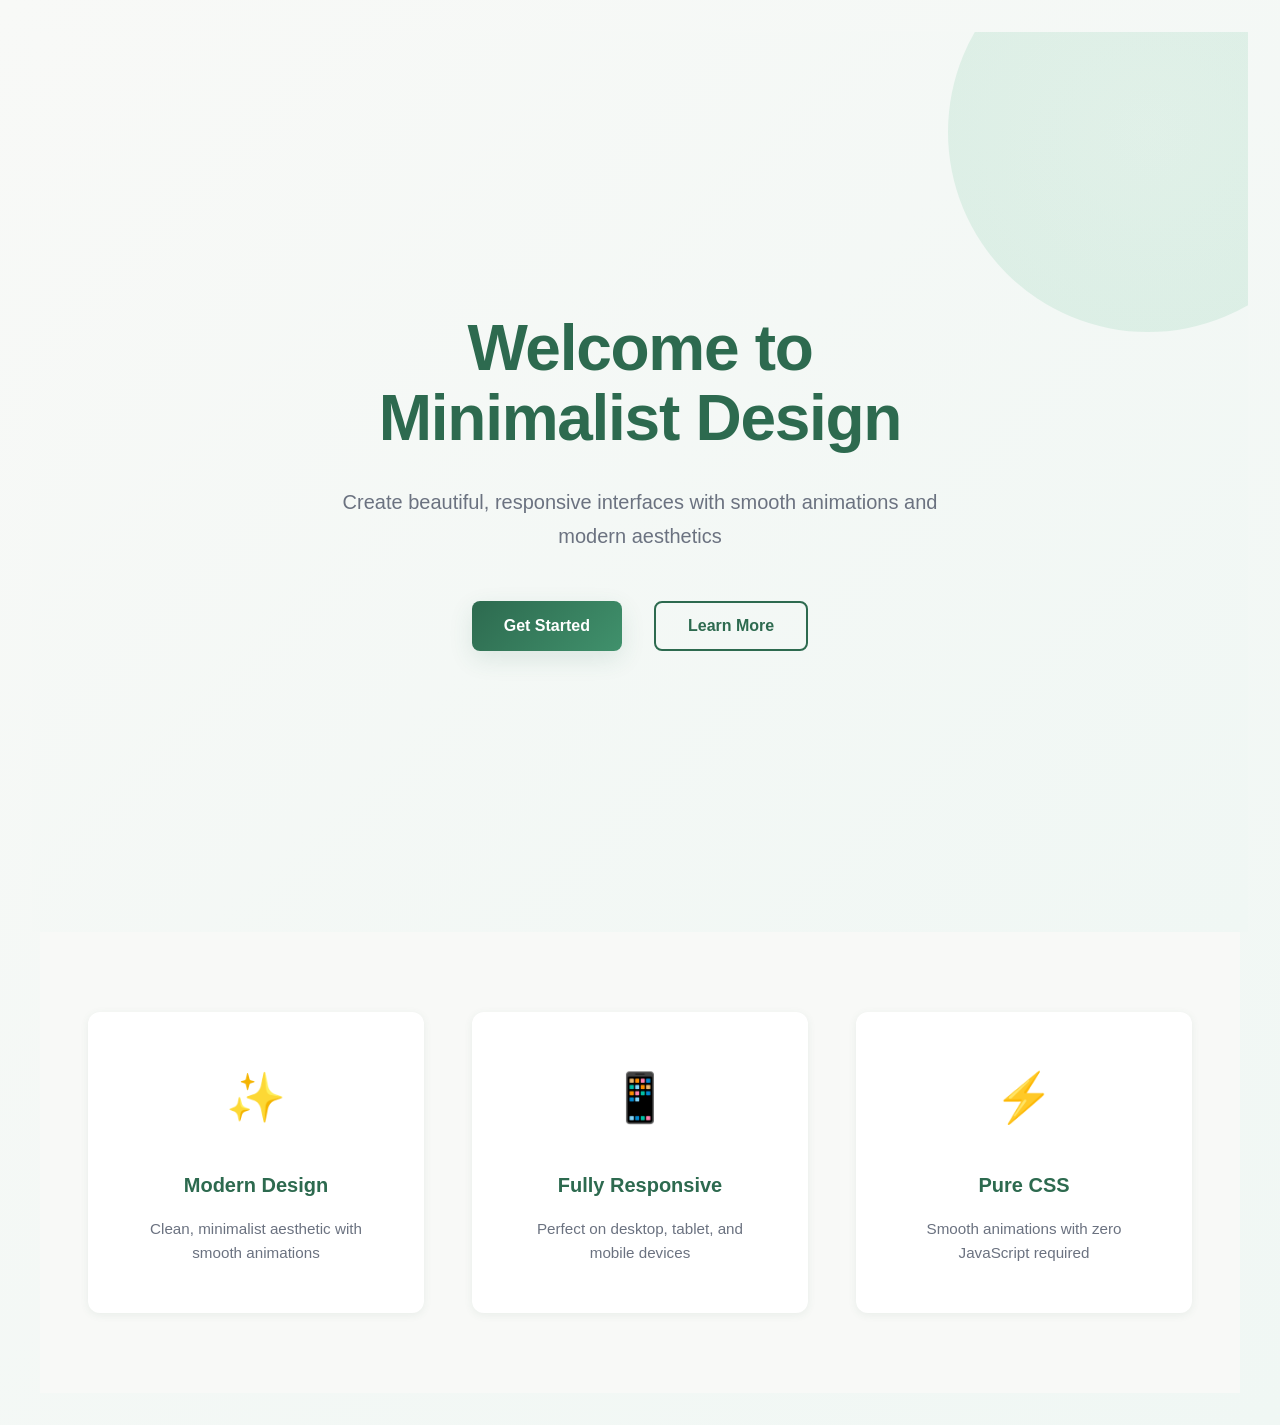
<file: my_projects/For portolio only/index.html>
<!DOCTYPE html>
<html lang="en">
<head>
    <meta charset="UTF-8">
    <meta name="viewport" content="width=device-width, initial-scale=1.0">
    <title>Modern Landing Page - Responsive Design</title>
    <link rel="stylesheet" href="styles.css">
    <link rel="stylesheet" href="cards-styles.css"
</head>
<body>
    <!-- Hero Section -->
    <section class="hero">
        <div class="hero-content">
            <!-- Main Title with slide-in animation -->
            <h1 class="hero-title">Welcome to Minimalist Design</h1>
            
            <!-- Subtitle with fade-in animation -->
            <p class="hero-subtitle">
                Create beautiful, responsive interfaces with smooth animations and modern aesthetics
            </p>
            
            <!-- Call-to-Action Buttons Container -->
            <div class="hero-buttons">
                <!-- Primary Button: Gradient with shine effect -->
                <button class="btn btn-primary">
                    <span>Get Started</span>
                </button>
                
                <!-- Secondary Button: Outlined with hover fill -->
                <button class="btn btn-secondary">
                    Learn More
                </button>
            </div>
        </div>

        <!-- Decorative Background Element -->
        <div class="hero-decoration"></div>
    </section>

    <!-- Additional Content Section (optional) -->
    <section class="features">
        <div class="feature-card">
            <div class="feature-icon">✨</div>
            <h3>Modern Design</h3>
            <p>Clean, minimalist aesthetic with smooth animations</p>
        </div>
        <div class="feature-card">
            <div class="feature-icon">📱</div>
            <h3>Fully Responsive</h3>
            <p>Perfect on desktop, tablet, and mobile devices</p>
        </div>
        <div class="feature-card">
            <div class="feature-icon">⚡</div>
            <h3>Pure CSS</h3>
            <p>Smooth animations with zero JavaScript required</p>
        </div>
    </section>
</body>
</html>
</file>
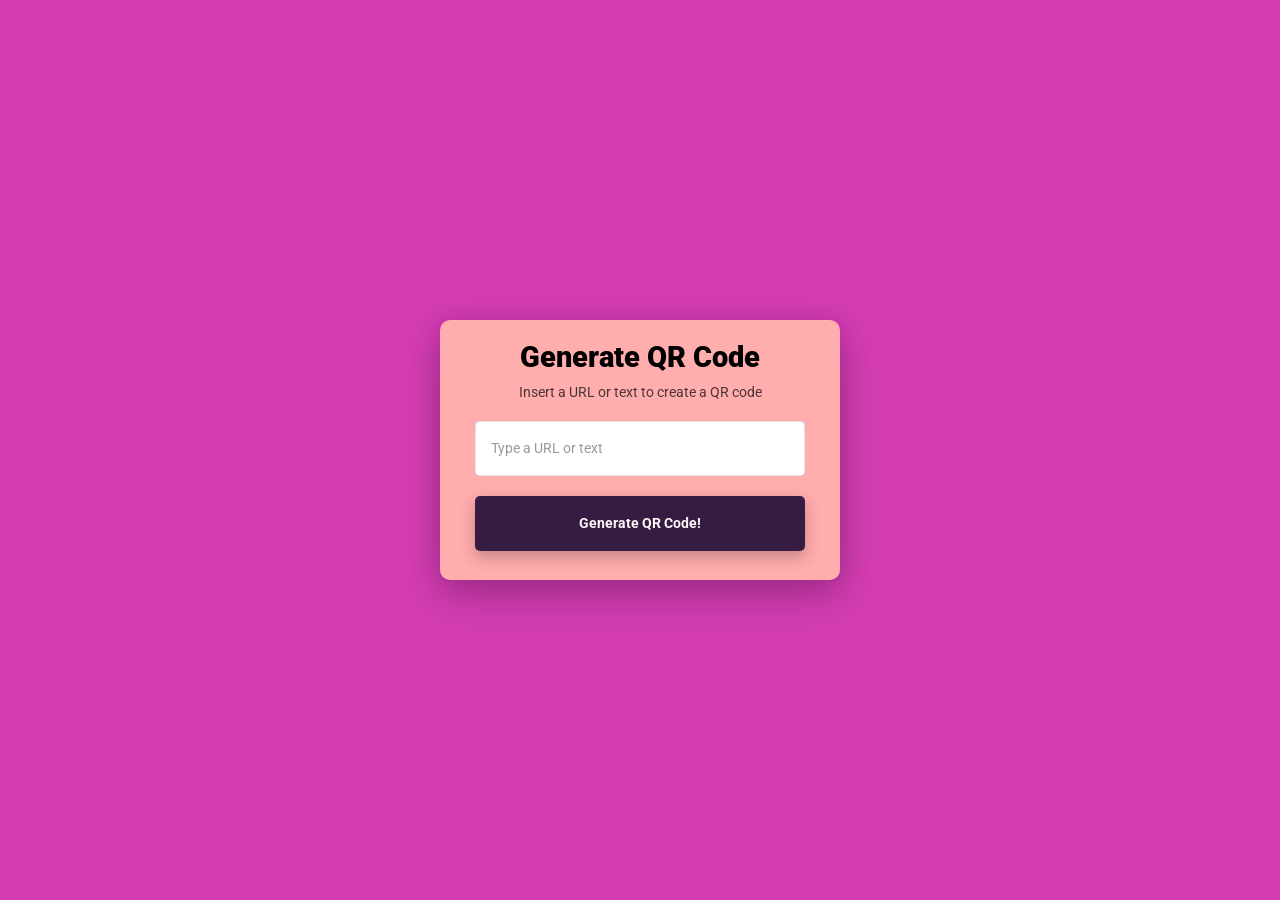
<file: my_projects/QR_CODE/index.html>
<!DOCTYPE html>
<html lang="en">
<head>
  <meta charset="UTF-8" />
  <meta name="viewport" content="width=device-width, initial-scale=1.0" />
  <title>QR Code Generator</title>

  <!-- Roboto font -->
  <link href="https://fonts.googleapis.com/css2?family=Roboto:wght@400;700;900&display=swap" rel="stylesheet">

  <!-- Styles -->
  <link rel="stylesheet" href="css/styles.css" />

  <!-- Scripts -->
  <script src="js/scripts.js" defer></script>
</head>

<body>
  <main class="container">
    
    <header id="qr-header">
      <h1>Generate QR Code</h1>
      <p>Insert a URL or text to create a QR code</p>
    </header>

    <!-- Form -->
    <form id="qr-form">
    <input 
    type="text" 
    placeholder="Type a URL or text"
    required
    autocomplete="off"
    />
      
      <button type="submit">
        Generate QR Code!
      </button>
    </form>

    <!-- QR Code -->
    <div id="qr-code">
      <img src="img/qrcode.png" alt="Generated QR Code" />
    </div>

    <!-- Download -->
      <button id="download-btn">
        Download here!
      </button>
     </form>

  </main>
</body>
</html>
</file>
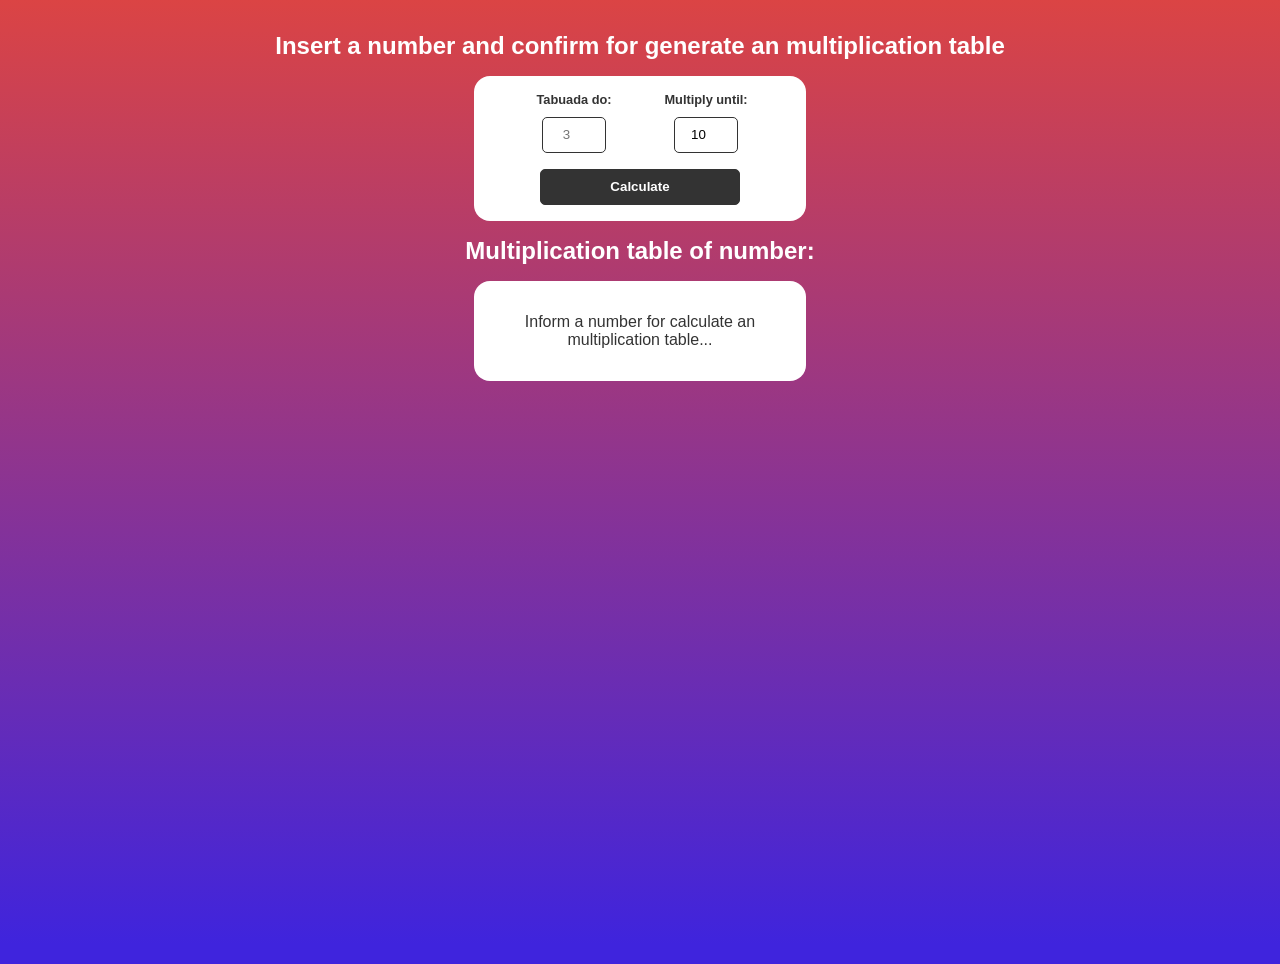
<file: Projects/14_Calculator/index.html>
<!doctype html>
<html lang="en">
  <head>
    <meta charset="UTF-8" />
    <meta name="viewport" content="width=device-width, initial-scale=1.0" />
    <title>Tabuada</title>
    <link rel="stylesheet" href="css/styles.css" />
    <script src="js/scripts.js" defer></script>
  </head>
  <body>
    <h2>Insert a number and confirm for generate an multiplication table</h2>

    <form id="multiplication-form">
      <div class="form-control">
        <label for="number">Tabuada do:</label>
        <input type="number" name="number" id="number" placeholder="3" />
      </div>

      <div class="form-control">
        <label for="multiplicator">Multiply until:</label>
        <input type="number" name="multiplicator" id="multiplicator" value="10" />
      </div>

      <input type="submit" value="Calculate" />
    </form>

    <h2 id="multiplication-title">
      Multiplication table of number: <span></span>
    </h2>

    <div id="multiplication-operations">
      <p>Inform a number for calculate an multiplication table...</p>
    </div>

  </body>
</html>
</file>
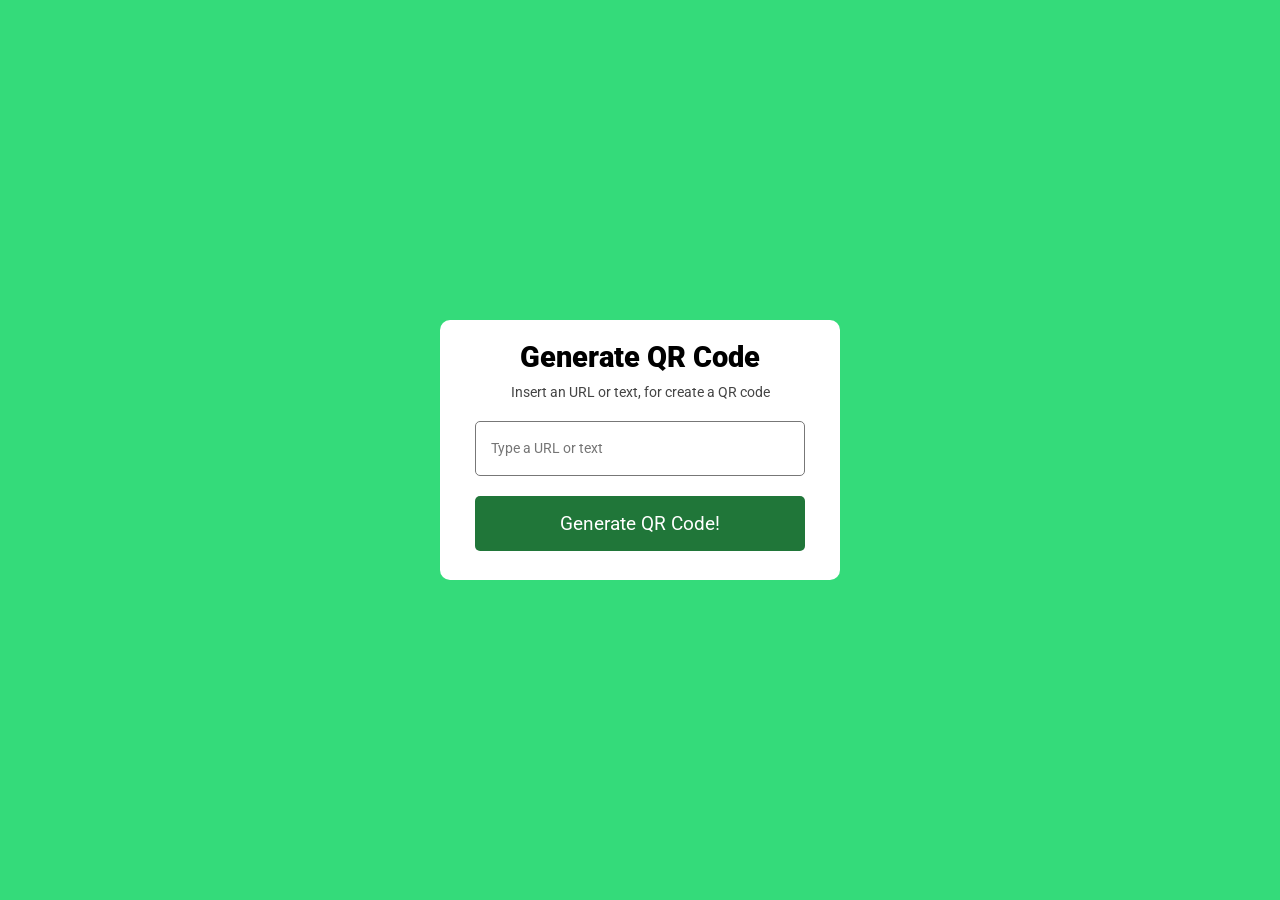
<file: Projects/15_QRCODE/index.html>
<!doctype html>
<html lang="en">
  <head>
    <meta charset="UTF-8" />
    <meta name="viewport" content="width=device-width, initial-scale=1.0" />
    <title>QR code</title>
    <!-- Roboto Font -->
    <link rel="preconnect" href="https://fonts.googleapis.com" />
    <link rel="preconnect" href="https://fonts.gstatic.com" crossorigin />
    <link
      href="https://fonts.googleapis.com/css2?family=Anton&family=Bebas+Neue&family=Inter:ital,opsz,wght@0,14..32,100..900;1,14..32,100..900&family=Quicksand:wght@300..700&family=Roboto:ital,wght@0,100..900;1,100..900&display=swap"
      rel="stylesheet"
    />

    <!-- Styles -->
    <link rel="stylesheet" href="css/styles.css" />
    <!-- Scripts -->
    <script src="js/scripts.js" defer></script>
  </head>
  <body>
    <div class="container">
   <header id="qr-header">
  <h1>Generate QR Code</h1>
  <p>Insert an URL or text, for create a QR code</p>
</header>

<form id="qr-form">
  <input type="text" placeholder="Type a URL or text" />
  <button type="submit">Generate QR Code!</button>
</form>

    <div id="qr-code">
      <img src="img/qrcode.png" alt="QR code" />
      </div>
    </div>
  </body>
</html>
</file>
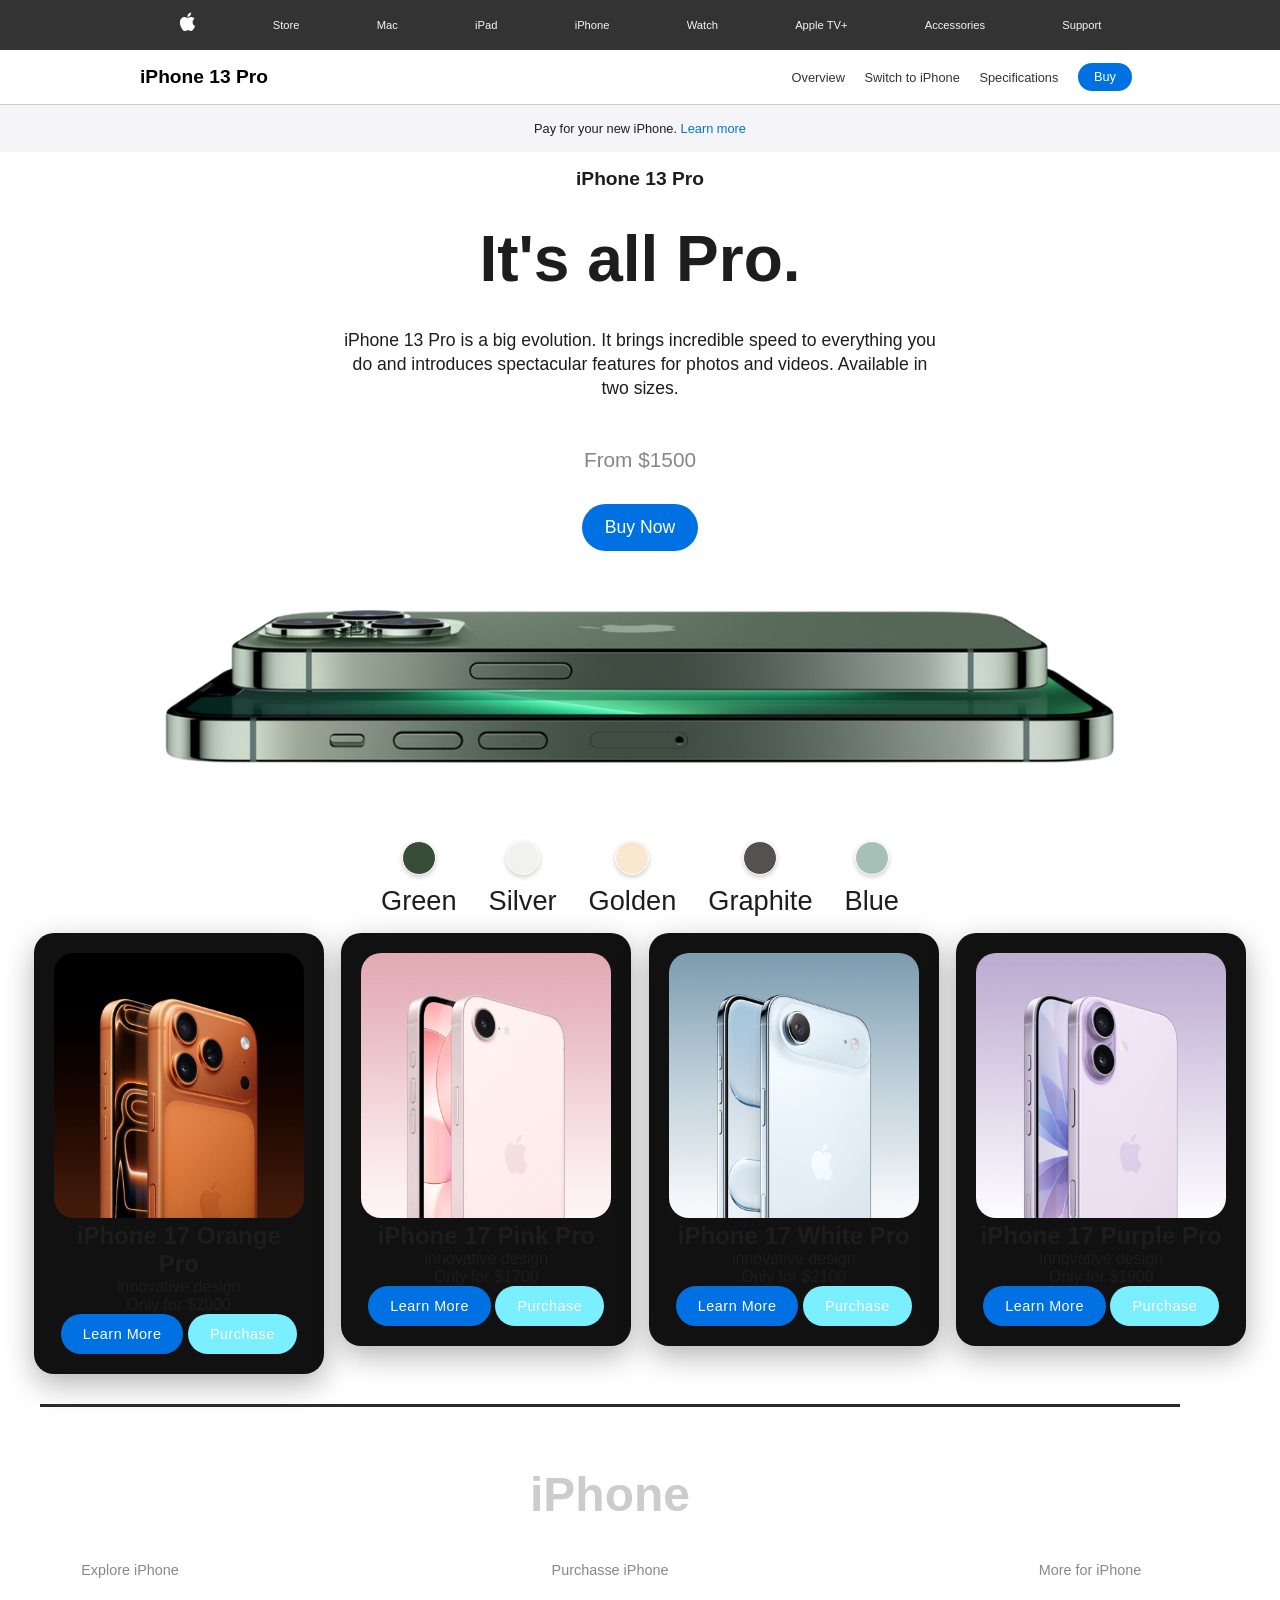
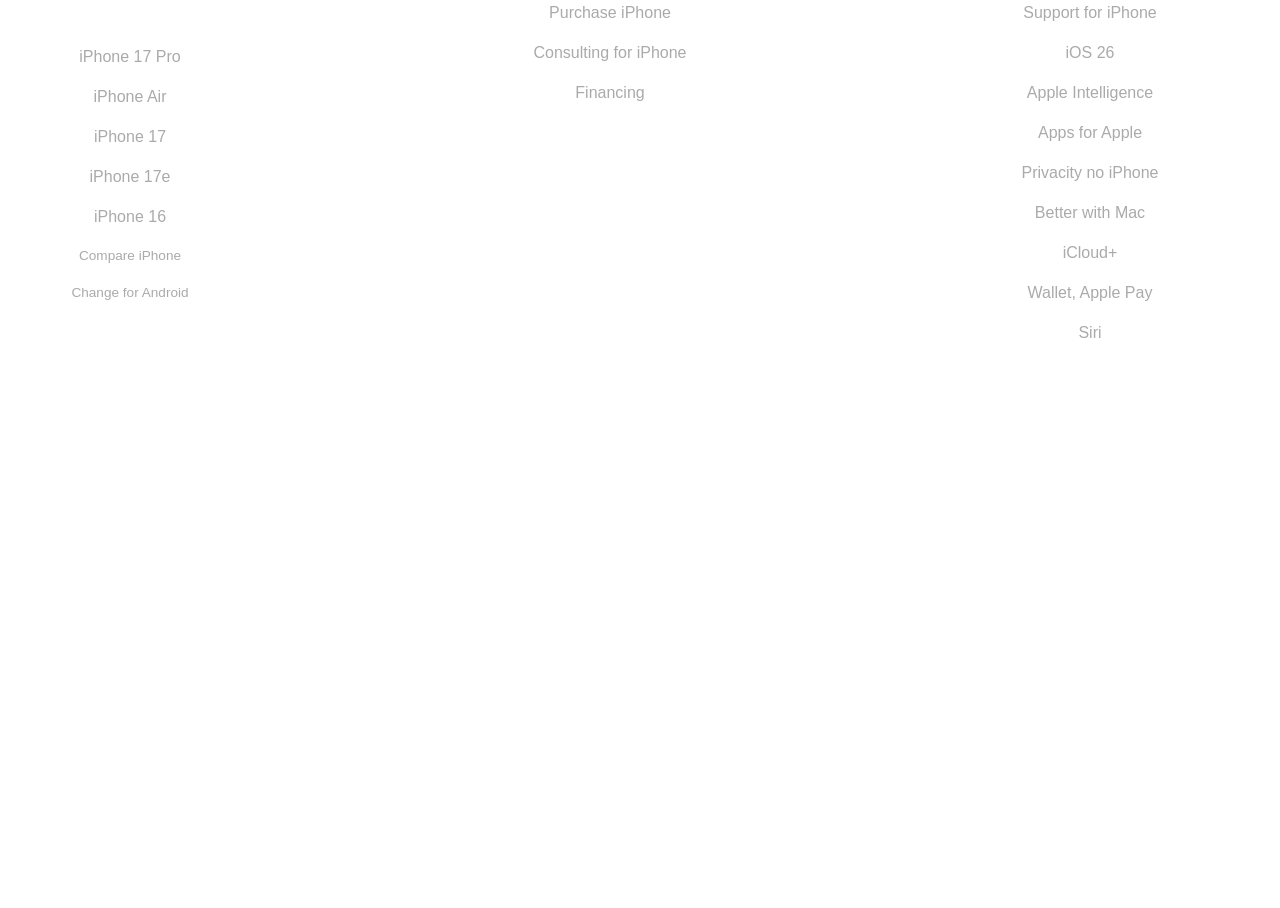
<file: Projects/16_Iphone/index.html>
<!DOCTYPE html>
<html lang="en">
<head>
  <meta charset="UTF-8" />
  <meta name="viewport" content="width=device-width, initial-scale=1.0" />
  <title>iPhone 13 Pro</title>

  <link rel="stylesheet" href="css/styles.css" />
  <script src="js/scripts.js" defer></script>
</head>

<body>
  <header>
    <nav>
      <ul id="navbar">
        <li id="logo">
          <a href="#">
            <img src="img/logo_apple.svg" alt="Apple Store Logo" />
          </a>
        </li>

        <li><a href="#">Store</a></li>
        <li><a href="#">Mac</a></li>
        <li><a href="#">iPad</a></li>
        <li><a href="#">iPhone</a></li>
        <li><a href="#">Watch</a></li>
        <li><a href="#">Apple TV+</a></li>
        <li><a href="#">Accessories</a></li>
        <li><a href="#">Support</a></li>
      </ul>
    </nav>

    <div id="bottom-header">
      <div id="bottom-header-inner">
        <h3>iPhone 13 Pro</h3>

        <div id="bottom-header-links">
          <a href="#">Overview</a>
          <a href="#">Switch to iPhone</a>
          <a href="#">Specifications</a>
          <a href="#" class="btn">Buy</a>
        </div>
      </div>
    </div>
  </header>

  <div id="ribbon">
    <p>Pay for your new iPhone. <a href="#">Learn more</a></p>
  </div>

  <!-- Conteúdo principal -->
  <main id="main-content">
    <h1 id="title">iPhone 13 Pro</h1>
    <p id="subtitle">It's all Pro.</p>

    <p id="description">
      iPhone 13 Pro is a big evolution. It brings incredible speed to everything you do and introduces spectacular features for photos and videos. Available in two sizes.
    </p>

    <p id="price">From $1500</p>

    <a href="#" class="btn">Buy Now</a>

    <img 
      id="product-image" 
      src="img/iphone_green.png" 
      alt="iPhone 13 Pro in green color" 
    />

    <!-- Color Picker -->
    <div id="image-picker">
      <ul>
        <li id="green">
          <span class="color"></span>
          <span class="description">Green</span>
        </li>

        <li id="silver">
          <span class="color"></span>
          <span class="description">Silver</span>
        </li>

        <li id="golden">
          <span class="color"></span>
          <span class="description">Golden</span>
        </li>

        <li id="grafite">
          <span class="color"></span>
          <span class="description">Graphite</span>
        </li>

        <li id="blue">
          <span class="color"></span>
          <span class="description">Blue</span>
        </li>
      </ul>

      <!-- Products -->
      <div class="products">

  <div class="card">
    <img src="img/iphone_17pro__1.jpg">

    <h2>iPhone 17 Orange Pro</h2>
    <p>innovative design</p>
    <p class="price">Only for $2000</p>

    <div class="buttons">
      <button class="btn-2">Learn More</button>
      <button class="btn-3">Purchase</button>
    </div>
  </div>

  <div class="card">
    <img src="img/iphone_17e__4.jpg">

    <h2>iPhone 17 Pink Pro</h2>
    <p>innovative design</p>
    <p class="price">Only for $1700</p>

    <div class="buttons">
      <button class="btn-2">Learn More</button>
      <button class="btn-3">Purchase</button>
    </div>
  </div>

  <div class="card">
    <img src="img/iphone_air__2.jpg">

    <h2>iPhone 17 White Pro</h2>
    <p>innovative design</p>
    <p class="price">Only for $2100</p>

    <div class="buttons">
      <button class="btn-2">Learn More</button>
      <button class="btn-3">Purchase</button>
    </div>
  </div>

  <div class="card">
    <img src="img/iphone_17__3.jpg">

    <h2>iPhone 17 Purple Pro</h2>
    <p>innovative design</p>
   <p class="price">Only for $1900</p>

    <div class="buttons">
      <button class="btn-2">Learn More</button>
      <button class="btn-3">Purchase</button>
    </div>
  </div>

  <!-- More Information -->
   <section class="iphone-section">

    <h1>iPhone</h1>


    <div class="columns">

      <div class="col">
        <p class="title">Explore iPhone</p>

        <h2>Explore all models 
          of iPhone</h2>

        <a href="#">iPhone 17 Pro</a>
        <a href="#">iPhone Air</a>
        <a href="#">iPhone 17</a>
        <a href="#">iPhone 17e</a>
        <a href="#">iPhone 16</a>
        
        <a href="#" class="small">Compare iPhone</a>
        <a href="#" class="small">Change for Android</a>
      </div>


    <div class="col">
      <p class="title">Purchasse iPhone</p>

      <a href="#">Purchase iPhone</a>
      <a href="#">Consulting for iPhone</a>
      <a href="#">Financing</a>
    </div>

    <div class="col">
      <p class="title">More for iPhone</p>

      <a href="#">Support for iPhone</a>
      <a href="#">iOS 26</a>
      <a href="#">Apple Intelligence</a>
      <a href="#">Apps for Apple</a>
      <a href="#">Privacity no iPhone</a>
      <a href="#">Better with Mac</a>
      <a href="#">iCloud+</a>
      <a href="#">Wallet, Apple Pay</a>
      <a href="#">Siri</a>
    </div>

    </div>
   </section>

  </main>
</body>
</html>
</file>
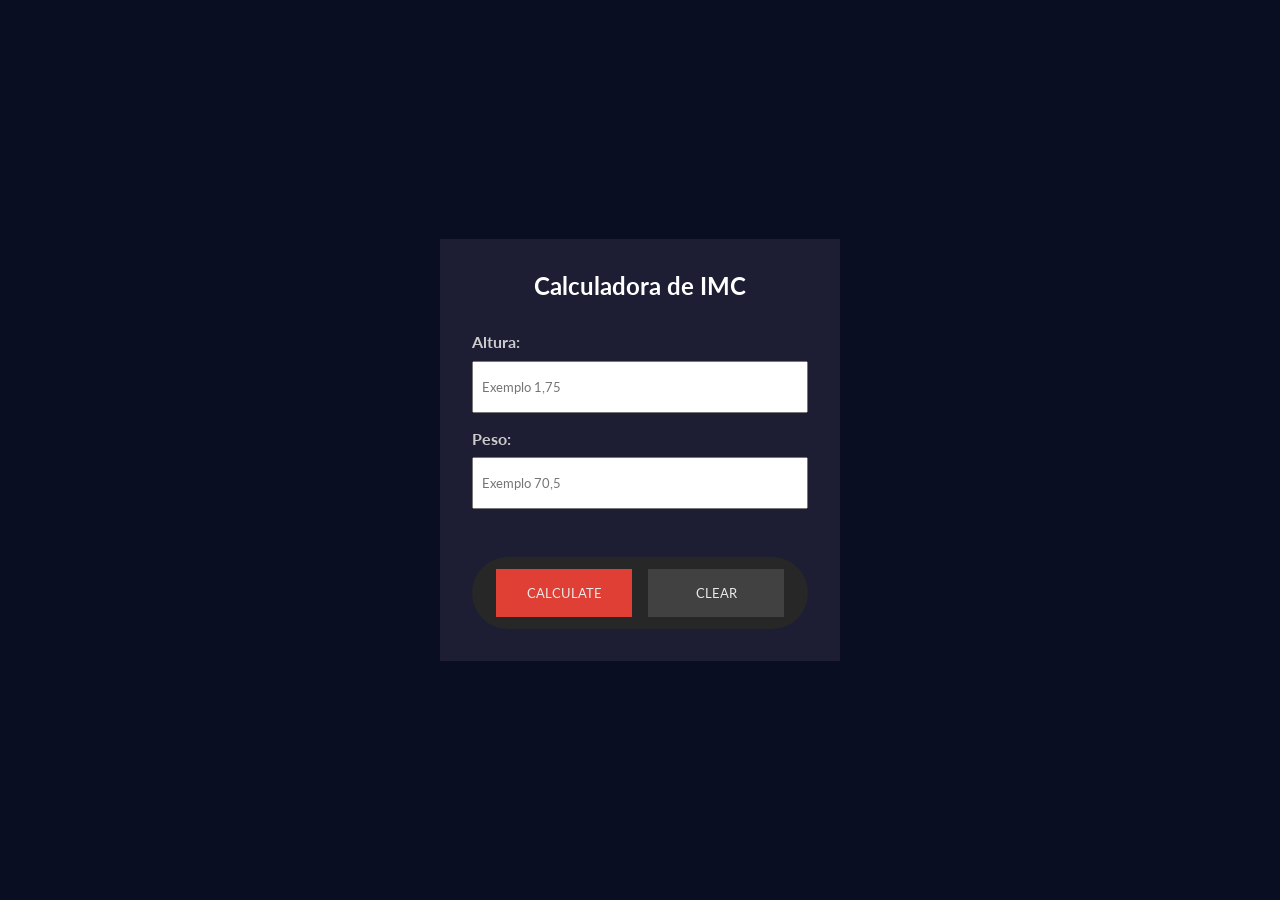
<file: Projects/17_Calculator_IMC/index.html>
<!DOCTYPE html>
<html lang="en">
  <head>
    <meta charset="UTF-8" />
    <meta http-equiv="X-UA-Compatible" content="IE=edge" />
    <meta name="viewport" content="width=device-width, initial-scale=1.0" />
    <title>Calculadora de IMC</title>
    <link rel="stylesheet" href="css/styles.css" />
    <link rel="preconnect" href="https://fonts.googleapis.com" />
    <link rel="preconnect" href="https://fonts.gstatic.com" crossorigin />
    <link
      href="https://fonts.googleapis.com/css2?family=Lato:ital,wght@0,100;0,300;0,400;0,700;0,900;1,100;1,300;1,400;1,700;1,900&display=swap"
      rel="stylesheet"
    />
    <script src="js/scripts.js" defer></script>
  </head>
  <body>
    <div class="container">
      <div id="calc-container">
        <h2>Calculadora de IMC</h2>
        <form id="imc-form">
          <div class="form-inputs">
            <div class="form-control">
              <label for="height">Altura:</label>
              <input
                type="text"
                name="height"
                id="height"
                placeholder="Exemplo 1,75"
                required
              />
            </div>
            <div class="form-control">
              <label for="weight">Peso:</label>
              <input
                type="text"
                name="weight"
                id="weight"
                placeholder="Exemplo 70,5"
              />
            </div>
          </div>
          <div class="action-control">
            <button id="calc-btn">Calculate</button>
            <button id="clear-btn">Clear</button>
          </div>
        </form>
      </div>
      <div id="result-container" class="hide">
        <p id="imc-number">Seu IMC: <span></span></p>
        <p id="imc-info">Situação atual: <span></span></p>
        <h3>Confira as classificações</h3>
        <div id="imc-table">
          <div class="table-header">
            <h4>IMC</h4>
            <h4>Classificação</h4>
            <h4>Obesidade</h4>
          </div>
        </div>
        <button id="back-btn">Voltar</button>
      </div>
    </div>
  </body>
</html>
</file>
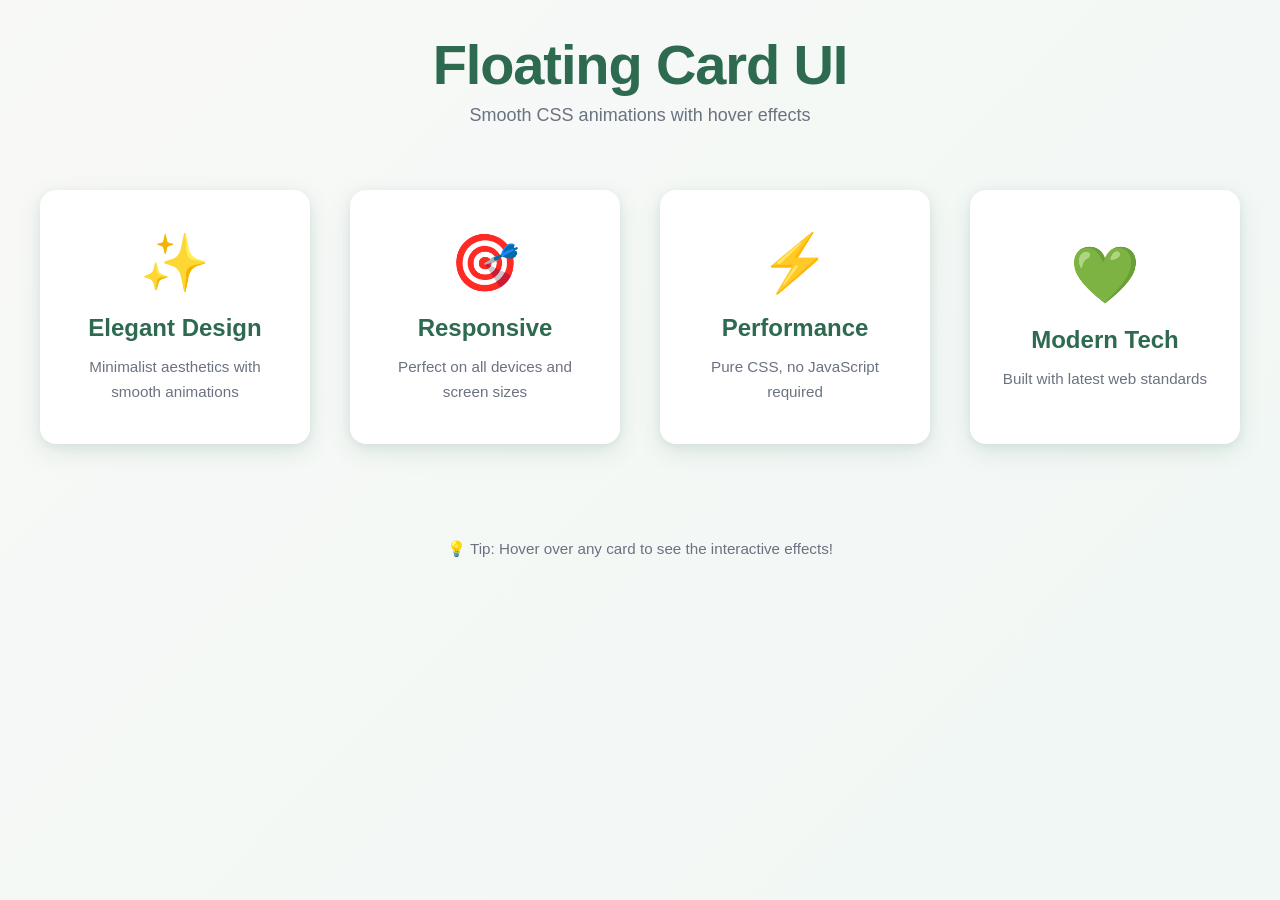
<file: my_projects/For portolio only/card.html>
<!DOCTYPE html>
<html lang="en">
<head>
    <meta charset="UTF-8">
    <meta name="viewport" content="width=device-width, initial-scale=1.0">
    <title>Floating Cards - CSS Animation</title>
    <link rel="stylesheet" href="cards-styles.css">
</head>
<body>
    <!-- Page Header -->
    <header class="header">
        <h1>Floating Card UI</h1>
        <p>Smooth CSS animations with hover effects</p>
    </header>

    <!-- Floating Cards Container -->
    <section class="cards-container">
        <!-- Card 1 -->
        <div class="floating-card card-1">
            <div class="card-icon">✨</div>
            <h3 class="card-title">Elegant Design</h3>
            <p class="card-description">
                Minimalist aesthetics with smooth animations
            </p>
        </div>

        <!-- Card 2 -->
        <div class="floating-card card-2">
            <div class="card-icon">🎯</div>
            <h3 class="card-title">Responsive</h3>
            <p class="card-description">
                Perfect on all devices and screen sizes
            </p>
        </div>

        <!-- Card 3 -->
        <div class="floating-card card-3">
            <div class="card-icon">⚡</div>
            <h3 class="card-title">Performance</h3>
            <p class="card-description">
                Pure CSS, no JavaScript required
            </p>
        </div>

        <!-- Card 4 -->
        <div class="floating-card card-4">
            <div class="card-icon">💚</div>
            <h3 class="card-title">Modern Tech</h3>
            <p class="card-description">
                Built with latest web standards
            </p>
        </div>
    </section>

    <!-- Footer Info -->
    <footer class="footer">
        <p>💡 Tip: Hover over any card to see the interactive effects!</p>
    </footer>
</body>
</html>
</file>
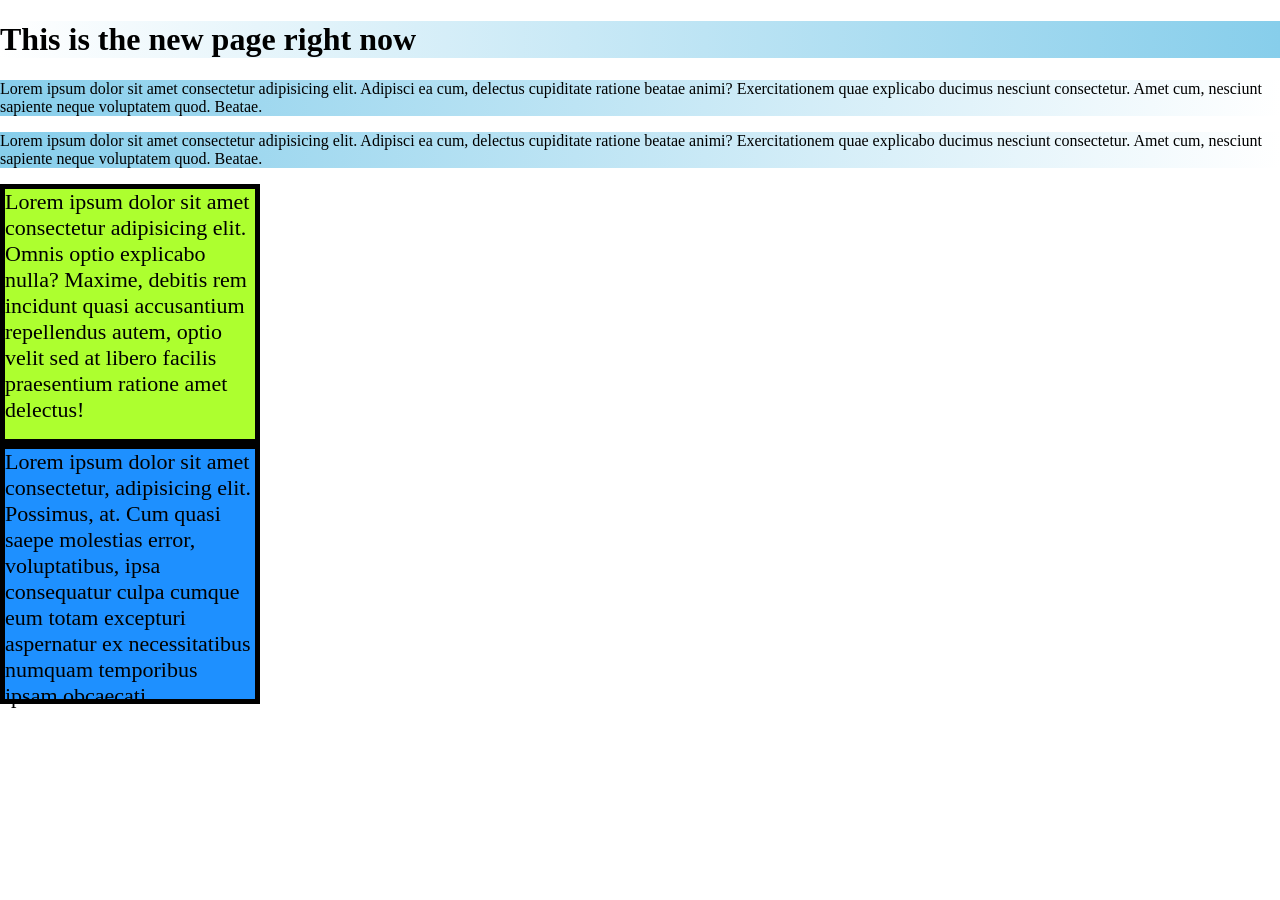
<file: Training/HTML/index2.html>
<!DOCTYPE html>
<html lang="en">
<head>
    <meta charset="UTF-8">
    <meta name="viewport" content="width=device-width, initial-scale=1.0">
    <title>My first website</title>
    <link rel="stylesheet" href="/Training/CSS/styles.css">
    <link href="https://fonts.googleapis.com/css2?family=Anton&family=Bebas+Neue&family=Inter:ital,opsz,wght@0,14..32,100..900;1,14..32,100..900&family=Lato:ital,wght@0,100;0,300;0,400;0,700;0,900;1,100;1,300;1,400;1,700;1,900&family=Press+Start+2P&family=Quicksand:wght@300..700&family=Roboto:ital,wght@0,100..900;1,100..900&display=swap" rel="stylesheet">
    
</head>
<body>
    
    <!---
        1. Inline
        2. Internal
        3. External 

    -->

   <!-- <h1 style="color: red;">This is my website</h1> -->  

<!--- <p>Lorem ipsum dolor sit amet consectetur adipisicing elit. Accusamus beatae dolorum explicabo illum sapiente dolorem, eaque incidunt voluptatem maiores culpa nulla ducimus ut tenetur voluptate, porro magni inventore, doloribus dignissimos!</p>  
<p>Lorem ipsum dolor sit amet consectetur adipisicing elit. Accusamus beatae dolorum explicabo illum sapiente dolorem, eaque incidunt voluptatem maiores culpa nulla ducimus ut tenetur voluptate, porro magni inventore, doloribus dignissimos!</p>  
<p>Lorem ipsum dolor sit amet consectetur adipisicing elit. Accusamus beatae dolorum explicabo illum sapiente dolorem, eaque incidunt voluptatem maiores culpa nulla ducimus ut tenetur voluptate, porro magni inventore, doloribus dignissimos!</p>  
<p>Lorem ipsum dolor sit amet consectetur adipisicing elit. Accusamus beatae dolorum explicabo illum sapiente dolorem, eaque incidunt voluptatem maiores culpa nulla ducimus ut tenetur voluptate, porro magni inventore, doloribus dignissimos!</p>  -->

<h1>This is the new page right now</h1>

<p id="p1">Lorem ipsum dolor sit amet consectetur adipisicing elit. Adipisci ea cum, delectus cupiditate ratione beatae animi? Exercitationem quae explicabo ducimus nesciunt consectetur. Amet cum, nesciunt sapiente neque voluptatem quod. Beatae.</p>
<p class="p2">Lorem ipsum dolor sit amet consectetur adipisicing elit. Adipisci ea cum, delectus cupiditate ratione beatae animi? Exercitationem quae explicabo ducimus nesciunt consectetur. Amet cum, nesciunt sapiente neque voluptatem quod. Beatae.</p>

<!-- Margins = space ARROUND an element -->
 <div id="box1">
Lorem ipsum dolor sit amet consectetur adipisicing elit. Omnis optio explicabo nulla? Maxime, debitis rem incidunt quasi accusantium repellendus autem, optio velit sed at libero facilis praesentium ratione amet delectus!
 </div>
 <div id="box2">
Lorem ipsum dolor sit amet consectetur, adipisicing elit. Possimus, at. Cum quasi saepe molestias error, voluptatibus, ipsa consequatur culpa cumque eum totam excepturi aspernatur ex necessitatibus numquam temporibus ipsam obcaecati.
 </div>

</body>
</html>
</file>
<file: my_projects/For portolio only/styles.css>
/* =====================================================
   RESPONSIVE LANDING PAGE - Modern Minimalist Design
   ===================================================== */

/* ROOT VARIABLES - Easy Customization */
:root {
    /* Color Palette - Soft Green & Neutral */
    --color-primary: #2d6a4f;
    --color-primary-light: #40916c;
    --color-primary-lighter: #52b788;
    --color-accent: #74c69d;
    --color-neutral: #f8f9f7;
    --color-text: #2d3142;
    --color-text-light: #6b7280;
    --color-white: #ffffff;
    
    /* Spacing System */
    --spacing-xs: 0.5rem;
    --spacing-sm: 1rem;
    --spacing-md: 2rem;
    --spacing-lg: 3rem;
    --spacing-xl: 4rem;
    --spacing-2xl: 5rem;
    
    /* Typography */
    --font-family-base: -apple-system, BlinkMacSystemFont, 'Segoe UI', 'Roboto', 'Oxygen', 'Ubuntu', sans-serif;
    --font-size-base: 1rem;
    --line-height-base: 1.6;
    
    /* Transitions & Animations */
    --transition-smooth: all 0.3s cubic-bezier(0.4, 0, 0.2, 1);
    --transition-bounce: all 0.4s cubic-bezier(0.34, 1.56, 0.64, 1);
    
    /* Shadow Palette */
    --shadow-sm: 0 2px 8px rgba(45, 106, 79, 0.08);
    --shadow-md: 0 8px 24px rgba(45, 106, 79, 0.12);
    --shadow-lg: 0 16px 40px rgba(45, 106, 79, 0.16);
}

/* =====================================================
   GLOBAL STYLES
   ===================================================== */

* {
    margin: 0;
    padding: 0;
    box-sizing: border-box;
}

html {
    scroll-behavior: smooth;
}

body {
    font-family: var(--font-family-base);
    font-size: var(--font-size-base);
    line-height: var(--line-height-base);
    color: var(--color-text);
    background-color: var(--color-white);
    overflow-x: hidden;
}

/* =====================================================
   HERO SECTION - Main Landing Section
   ===================================================== */

.hero {
    /* Layout */
    display: flex;
    align-items: center;
    justify-content: center;
    position: relative;
    min-height: 100vh;
    padding: var(--spacing-lg);
    overflow: hidden;
    
    /* Background Gradient */
    background: linear-gradient(
        135deg,
        var(--color-neutral) 0%,
        #f0f7f4 100%
    );
}

.hero-content {
    /* Layout & Positioning */
    position: relative;
    z-index: 2;
    max-width: 600px;
    text-align: center;
    
    /* Animation on load */
    animation: slideInUp 0.8s ease-out;
}

/* =====================================================
   HERO TYPOGRAPHY
   ===================================================== */

.hero-title {
    /* Fluid Typography - Scales with viewport */
    font-size: clamp(2.5rem, 8vw, 4rem);
    font-weight: 700;
    letter-spacing: -0.02em;
    line-height: 1.1;
    margin-bottom: var(--spacing-md);
    color: var(--color-primary);
    
    /* Smooth animation */
    animation: slideInDown 0.8s ease-out;
}

.hero-subtitle {
    /* Fluid Font Size */
    font-size: clamp(1rem, 3vw, 1.25rem);
    font-weight: 400;
    color: var(--color-text-light);
    margin-bottom: var(--spacing-lg);
    line-height: 1.7;
    
    /* Animation with slight delay */
    animation: fadeIn 1s ease-out 0.2s both;
}

/* =====================================================
   BUTTONS - CTA Elements
   ===================================================== */

.hero-buttons {
    /* Flexbox Layout - Responsive */
    display: flex;
    gap: var(--spacing-md);
    justify-content: center;
    flex-wrap: wrap;
    animation: fadeIn 1.2s ease-out 0.4s both;
}

.btn {
    /* Button Reset */
    border: none;
    cursor: pointer;
    font-family: inherit;
    font-size: 1rem;
    font-weight: 600;
    
    /* Spacing & Sizing */
    padding: 0.875rem 2rem;
    min-height: 48px;
    border-radius: 8px;
    
    /* Smooth Transitions */
    transition: var(--transition-smooth);
    
    /* Accessibility */
    outline-offset: 2px;
}

/* PRIMARY BUTTON - Gradient with Shine Effect */
.btn-primary {
    /* Background Gradient */
    background: linear-gradient(
        135deg,
        var(--color-primary) 0%,
        var(--color-primary-light) 100%
    );
    color: var(--color-white);
    position: relative;
    box-shadow: var(--shadow-md);
    
    /* Shine overlay (pure CSS) */
    overflow: hidden;
}

.btn-primary::before {
    content: '';
    position: absolute;
    top: 0;
    left: -100%;
    width: 100%;
    height: 100%;
    background: linear-gradient(
        90deg,
        transparent,
        rgba(255, 255, 255, 0.2),
        transparent
    );
    animation: shine 3s infinite;
}

.btn-primary:hover {
    /* Lift effect on hover */
    transform: translateY(-4px);
    box-shadow: var(--shadow-lg);
}

.btn-primary:active {
    /* Pressed effect */
    transform: translateY(-2px);
}

/* SECONDARY BUTTON - Outlined with Hover Fill */
.btn-secondary {
    /* Outlined Style */
    background-color: transparent;
    color: var(--color-primary);
    border: 2px solid var(--color-primary);
    position: relative;
    overflow: hidden;
    
    /* Z-index for pseudo-element layering */
    z-index: 1;
}

.btn-secondary::before {
    content: '';
    position: absolute;
    top: 0;
    left: -100%;
    width: 100%;
    height: 100%;
    background-color: var(--color-accent);
    z-index: -1;
    transition: left 0.4s cubic-bezier(0.34, 1.56, 0.64, 1);
}

.btn-secondary:hover {
    /* Color transition as background fills in */
    color: var(--color-white);
}

.btn-secondary:hover::before {
    /* Slide in from left */
    left: 0;
}

/* =====================================================
   HERO DECORATIVE ELEMENT
   ===================================================== */

.hero-decoration {
    /* Positioned behind content */
    position: absolute;
    top: -100px;
    right: -100px;
    width: 400px;
    height: 400px;
    
    /* Soft gradient circle */
    background: radial-gradient(
        circle,
        var(--color-accent) 0%,
        var(--color-primary-lighter) 100%
    );
    opacity: 0.15;
    border-radius: 50%;
    
    /* Slow floating animation */
    animation: float 6s ease-in-out infinite;
    z-index: 0;
}

/* =====================================================
   FEATURES SECTION
   ===================================================== */

.features {
    /* Grid Layout */
    display: grid;
    grid-template-columns: repeat(auto-fit, minmax(280px, 1fr));
    gap: var(--spacing-lg);
    
    /* Spacing */
    padding: var(--spacing-2xl) var(--spacing-lg);
    max-width: 1200px;
    margin: 0 auto;
    background-color: var(--color-neutral);
}

.feature-card {
    /* Card Styling */
    padding: var(--spacing-lg);
    border-radius: 12px;
    background-color: var(--color-white);
    text-align: center;
    
    /* Shadow & Depth */
    box-shadow: var(--shadow-sm);
    transition: var(--transition-smooth);
    
    /* Animation stagger on load */
    animation: slideInUp 0.8s ease-out both;
    animation-delay: calc(0.1s * var(--index, 0));
}

.feature-card:nth-child(1) { --index: 1; }
.feature-card:nth-child(2) { --index: 2; }
.feature-card:nth-child(3) { --index: 3; }

.feature-card:hover {
    /* Lift and shadow on hover */
    transform: translateY(-8px);
    box-shadow: var(--shadow-lg);
}

.feature-icon {
    /* Icon styling */
    font-size: 3rem;
    margin-bottom: var(--spacing-md);
}

.feature-card h3 {
    /* Heading */
    font-size: 1.25rem;
    font-weight: 600;
    color: var(--color-primary);
    margin-bottom: var(--spacing-sm);
}

.feature-card p {
    /* Description */
    color: var(--color-text-light);
    font-size: 0.95rem;
}

/* =====================================================
   KEYFRAME ANIMATIONS
   ===================================================== */

/* Slide In Down - Title */
@keyframes slideInDown {
    from {
        opacity: 0;
        transform: translateY(-30px);
    }
    to {
        opacity: 1;
        transform: translateY(0);
    }
}

/* Slide In Up - Content */
@keyframes slideInUp {
    from {
        opacity: 0;
        transform: translateY(30px);
    }
    to {
        opacity: 1;
        transform: translateY(0);
    }
}

/* Fade In - Subtitle & Buttons */
@keyframes fadeIn {
    from {
        opacity: 0;
    }
    to {
        opacity: 1;
    }
}

/* Floating Motion - Decoration */
@keyframes float {
    0%, 100% {
        transform: translateY(0px) rotate(0deg);
    }
    25% {
        transform: translateY(-20px) rotate(2deg);
    }
    50% {
        transform: translateY(-40px) rotate(0deg);
    }
    75% {
        transform: translateY(-20px) rotate(-2deg);
    }
}

/* Shine Effect - Button overlay */
@keyframes shine {
    0% {
        left: -100%;
    }
    50% {
        left: 100%;
    }
    100% {
        left: 100%;
    }
}

/* =====================================================
   RESPONSIVE DESIGN - Tablet (768px and below)
   ===================================================== */

@media (max-width: 768px) {
    :root {
        --spacing-lg: 2rem;
        --spacing-xl: 3rem;
        --spacing-2xl: 3.5rem;
    }

    .hero {
        min-height: auto;
        padding: var(--spacing-xl) var(--spacing-md);
    }

    .hero-title {
        margin-bottom: var(--spacing-md);
    }

    .hero-buttons {
        gap: var(--spacing-sm);
    }

    .features {
        grid-template-columns: 1fr;
        padding: var(--spacing-xl) var(--spacing-md);
    }

    .btn {
        padding: 0.75rem 1.5rem;
        font-size: 0.95rem;
    }
}

/* =====================================================
   RESPONSIVE DESIGN - Mobile (480px and below)
   ===================================================== */

@media (max-width: 480px) {
    :root {
        --spacing-md: 1.5rem;
        --spacing-lg: 1.5rem;
        --spacing-xl: 2rem;
        --spacing-2xl: 2.5rem;
        --font-size-base: 0.95rem;
    }

    .hero {
        min-height: auto;
        padding: var(--spacing-lg) var(--spacing-md);
    }

    .hero-title {
        font-size: 2rem;
        margin-bottom: var(--spacing-md);
    }

    .hero-subtitle {
        font-size: 1rem;
        margin-bottom: var(--spacing-md);
    }

    .hero-buttons {
        flex-direction: column;
        gap: var(--spacing-sm);
    }

    .btn {
        width: 100%;
        padding: 0.875rem 1.5rem;
        font-size: 1rem;
    }

    .hero-decoration {
        width: 300px;
        height: 300px;
        top: -150px;
        right: -150px;
    }

    .feature-card {
        padding: var(--spacing-md);
    }

    .feature-icon {
        font-size: 2.5rem;
    }
}

/* =====================================================
   ACCESSIBILITY - Focus States
   ===================================================== */

.btn:focus-visible {
    outline: 2px solid var(--color-primary);
    outline-offset: 2px;
}

/* Reduce motion for users who prefer it */
@media (prefers-reduced-motion: reduce) {
    *,
    *::before,
    *::after {
        animation-duration: 0.01ms !important;
        animation-iteration-count: 1 !important;
        transition-duration: 0.01ms !important;
    }
}
</file>
<file: my_projects/For portolio only/cards-styles.css>
/* =====================================================
   FLOATING CARD UI - Pure CSS Animations
   ===================================================== */

/* ROOT VARIABLES */
:root {
    /* Colors - Green & Neutral Palette */
    --color-primary: #2d6a4f;
    --color-primary-light: #40916c;
    --color-accent: #74c69d;
    --color-neutral: #f8f9f7;
    --color-white: #ffffff;
    --color-text: #2d3142;
    --color-text-light: #6b7280;
    
    /* Shadows - Layered for depth */
    --shadow-base: 0 2px 8px rgba(45, 106, 79, 0.08);
    --shadow-float: 0 8px 24px rgba(45, 106, 79, 0.12);
    --shadow-hover: 0 16px 40px rgba(45, 106, 79, 0.2);
    --shadow-glow: 0 20px 60px rgba(74, 178, 136, 0.25);
}

/* =====================================================
   GLOBAL STYLES
   ===================================================== */

* {
    margin: 0;
    padding: 0;
    box-sizing: border-box;
}

html {
    scroll-behavior: smooth;
}

body {
    font-family: -apple-system, BlinkMacSystemFont, 'Segoe UI', 'Roboto', sans-serif;
    background: linear-gradient(135deg, var(--color-neutral) 0%, #f0f7f4 100%);
    color: var(--color-text);
    min-height: 100vh;
    padding: 2rem;
}

/* =====================================================
   HEADER SECTION
   ===================================================== */

.header {
    text-align: center;
    margin-bottom: 4rem;
    animation: fadeInDown 0.8s ease-out;
}

.header h1 {
    font-size: clamp(2rem, 6vw, 3.5rem);
    color: var(--color-primary);
    margin-bottom: 0.5rem;
    font-weight: 700;
    letter-spacing: -0.02em;
}

.header p {
    font-size: clamp(1rem, 3vw, 1.125rem);
    color: var(--color-text-light);
    font-weight: 400;
}

/* =====================================================
   CARDS CONTAINER - Grid Layout
   ===================================================== */

.cards-container {
    display: grid;
    grid-template-columns: repeat(auto-fit, minmax(250px, 1fr));
    gap: 2.5rem;
    max-width: 1200px;
    margin: 0 auto 4rem;
}

/* =====================================================
   FLOATING CARD - Core Styles
   ===================================================== */

.floating-card {
    /* Layout */
    display: flex;
    flex-direction: column;
    align-items: center;
    justify-content: center;
    text-align: center;
    padding: 2.5rem 2rem;
    border-radius: 16px;
    background-color: var(--color-white);
    position: relative;
    overflow: hidden;
    
    /* Shadow & Depth */
    box-shadow: var(--shadow-base), var(--shadow-float);
    
    /* Floating Animation - Continuous up/down motion */
    animation: float 4s ease-in-out infinite;
    
    /* Smooth Transitions */
    transition: all 0.4s cubic-bezier(0.34, 1.56, 0.64, 1);
}

/* Staggered Animation Delays - Each card floats at different times */
.card-1 { animation-delay: 0s; }
.card-2 { animation-delay: -1s; }
.card-3 { animation-delay: -2s; }
.card-4 { animation-delay: -3s; }

/* =====================================================
   FLOATING MOTION KEYFRAME
   ===================================================== */

@keyframes float {
    0%, 100% {
        transform: translateY(0px);
    }
    25% {
        transform: translateY(-15px);
    }
    50% {
        transform: translateY(-30px);
    }
    75% {
        transform: translateY(-15px);
    }
}

/* =====================================================
   CARD ICON
   ===================================================== */

.card-icon {
    font-size: 3.5rem;
    margin-bottom: 1rem;
    display: inline-block;
    
    /* Icon animation on hover (see below) */
    transition: transform 0.6s cubic-bezier(0.34, 1.56, 0.64, 1);
}

/* =====================================================
   CARD TYPOGRAPHY
   ===================================================== */

.card-title {
    font-size: 1.5rem;
    font-weight: 600;
    color: var(--color-primary);
    margin-bottom: 0.75rem;
    line-height: 1.3;
}

.card-description {
    font-size: 0.95rem;
    color: var(--color-text-light);
    line-height: 1.6;
    font-weight: 400;
}

/* =====================================================
   HOVER EFFECTS - Interactivity
   ===================================================== */

.floating-card:hover {
    /* Scale up the card */
    transform: scale(1.05);
    
    /* Enhanced shadow with glow effect */
    box-shadow: 
        var(--shadow-base),
        var(--shadow-float),
        var(--shadow-hover),
        0 0 30px rgba(74, 178, 136, 0.35);
    
    /* Subtle lift */
    transform: scale(1.05) translateY(-10px);
}

/* Icon rotation on card hover */
.floating-card:hover .card-icon {
    transform: rotate(360deg);
}

/* =====================================================
   FOOTER
   ===================================================== */

.footer {
    text-align: center;
    padding: 2rem;
    color: var(--color-text-light);
    font-size: 0.95rem;
    animation: fadeInUp 0.8s ease-out 0.4s both;
}

/* =====================================================
   ANIMATIONS - Entrance Effects
   ===================================================== */

@keyframes fadeInDown {
    from {
        opacity: 0;
        transform: translateY(-20px);
    }
    to {
        opacity: 1;
        transform: translateY(0);
    }
}

@keyframes fadeInUp {
    from {
        opacity: 0;
        transform: translateY(20px);
    }
    to {
        opacity: 1;
        transform: translateY(0);
    }
}

/* =====================================================
   RESPONSIVE DESIGN - Tablet (768px and below)
   ===================================================== */

@media (max-width: 768px) {
    body {
        padding: 1.5rem;
    }

    .header {
        margin-bottom: 3rem;
    }

    .header h1 {
        font-size: 2rem;
    }

    .header p {
        font-size: 1rem;
    }

    .cards-container {
        grid-template-columns: repeat(auto-fit, minmax(200px, 1fr));
        gap: 2rem;
        margin-bottom: 3rem;
    }

    .floating-card {
        padding: 2rem 1.5rem;
    }

    .card-icon {
        font-size: 3rem;
        margin-bottom: 0.75rem;
    }

    .card-title {
        font-size: 1.25rem;
    }

    .card-description {
        font-size: 0.9rem;
    }
}

/* =====================================================
   RESPONSIVE DESIGN - Mobile (480px and below)
   ===================================================== */

@media (max-width: 480px) {
    body {
        padding: 1rem;
    }

    .header {
        margin-bottom: 2.5rem;
    }

    .header h1 {
        font-size: 1.75rem;
        margin-bottom: 0.5rem;
    }

    .header p {
        font-size: 0.95rem;
    }

    .cards-container {
        grid-template-columns: 1fr;
        gap: 1.5rem;
        margin-bottom: 2.5rem;
    }

    .floating-card {
        padding: 1.75rem 1.25rem;
        border-radius: 12px;
    }

    .card-icon {
        font-size: 2.5rem;
        margin-bottom: 0.75rem;
    }

    .card-title {
        font-size: 1.1rem;
        margin-bottom: 0.5rem;
    }

    .card-description {
        font-size: 0.85rem;
    }

    .floating-card:hover {
        /* Reduce scale on mobile for better UX */
        transform: scale(1.02) translateY(-5px);
    }
}

/* =====================================================
   ACCESSIBILITY - Focus States
   ===================================================== */

.floating-card:focus-visible {
    outline: 2px solid var(--color-primary);
    outline-offset: 2px;
}

/* Reduce motion for users who prefer it */
@media (prefers-reduced-motion: reduce) {
    * {
        animation-duration: 0.01ms !important;
        animation-iteration-count: 1 !important;
        transition-duration: 0.01ms !important;
    }
    
    .floating-card:hover {
        transform: scale(1.02);
    }
}
</file>
<file: my_projects/QR_CODE/css/styles.css>
* {
  margin: 0;
  padding: 0;
  box-sizing: border-box;
  font-family: "Roboto", sans-serif;
}

body {
  display: flex;
  align-items: center;
  justify-content: center;
  min-height: 100vh;
  background: hwb(313 24% 17%);
}

/* Container */
.container {
  background-color: #ffadad;
  max-height: 260px; /* melhora animação */
  width: 400px;
  border-radius: 10px;
  padding: 20px;
  overflow: hidden; /* evita "vazar" conteúdo */
  transition: 0.4s ease;
  box-shadow:
    0 15px 40px rgba(0, 0, 0, 0.25),
    0 0 20px rgba(128, 0, 128, 0.2);
}

.container.active {
  max-height: 500px;
}

/* Header */
#qr-header {
  text-align: center;
}

#qr-header h1 {
  font-size: 1.8rem;
  font-weight: 900;
  margin-bottom: 10px;
}

#qr-header p {
  color: #4d3434;
  font-size: 0.9rem;
}

/* Form */
#qr-form {
  margin: 20px 15px;
}

#qr-form input,
#qr-form button {
  width: 100%;
  height: 55px;
  border: none;
  border-radius: 5px;
  font-size: 0.9rem;
}

/* Input */
#qr-form input {
  border: 1px solid rgba(0, 0, 0, 0.1);
  padding: 10px 15px;
  background: #fff;
  outline: none;
  transition: 0.3s ease;
}

#qr-form input::placeholder {
  color: #999;
}

#qr-form input:focus {
  border-color: #7a3cff;
  box-shadow: 0 0 8px rgba(122, 60, 255, 0.3);
}

/* Button */
#qr-form button {
  margin-top: 20px;
  background: #210d38;
  color: #ffffff;
  font-weight: bold;
  cursor: pointer;
  opacity: 0.9;
  transition: 0.3s ease;
  box-shadow: 0 6px 15px rgba(0, 0, 0, 0.25);
}

#qr-form button:hover {
  opacity: 1;
  transform: translateY(-2px) scale(1.03);
  box-shadow: 0 10px 25px rgba(0, 0, 0, 0.35);
}

#qr-form button:active {
  transform: scale(0.98);
}

/* QR CODE */
#qr-code {
  display: flex;
  justify-content: center;
  padding: 30px 0;
  margin: 20px 15px;
  border-radius: 5px;

  border: 1px solid rgba(0,0,0,0.1); /* suavizado */
  
  opacity: 0;
  transform: scale(0.9); /* animação mais bonita */
  transition: 0.5s ease;
}

.container.active #qr-code {
  opacity: 1;
  transform: scale(1);
}


/* Download */
#download-btn {
  background: #4fff84; 
  color: rgb(0, 0, 0);
  border: none;
  border-radius: 5px;

  font-weight: bold;
  cursor: pointer;
  transition: 0.3s; 
  display: block;
  margin: 20px auto;
}


#download-btn:hover {
  transform: translateY(-2px); 
  box-shadow: 0 8px 20px rgba(0, 0, 0, 0.3); 
}
</file>
<file: Projects/14_Calculator/css/styles.css>
* {
    margin: 0;
    padding: 0;
    font-family: helvetica;
}

body {
    text-align: center;
    padding: 2rem;
    min-height: 100vh;
    background: linear-gradient(180deg, #DB4444 0%, #3F24DD 98%);
    color: #fff;
}

h2 {
    margin-bottom: 1rem; 
}

#multiplication-form {
    display: flex;
    justify-content: center;
    align-items: center; 
    flex-wrap: wrap;
    max-width: 300px; 
    margin: 1rem auto;
    padding: 1rem;
    background-color: #fff;
    border-radius: 1rem;
    color: #333;
}

.form-control {
    display: flex;
    flex-direction: column;
    align-items: center;
    width: 100px; 
    margin: 0 1rem; 
}

.form-control label {
    margin-bottom: 0.6rem;
    font-size: 0.8rem;
    font-weight: bold;
}

.form-control input {
    margin-bottom: 1rem;
    flex: 1;
    padding: 0.6rem 0.4rem;
    border: 1px solid #333;
    width: 50px;
    border-radius: 5px;
    text-align: center;
}

#multiplication-form input[type="submit"] {
    max-height: 50px;
    padding: 0.6rem 1.2rem;
    width: 200px; 
    color: #FFF;
    background-color: #333;
    border: 1px solid #333; 
    border-radius: 5px;
    cursor: pointer; 
    font-weight: bold; 
}

#multiplication-operations {
    display: flex;
    flex-direction: column;
    align-items: center;
    max-width: 300px;
    margin: 1rem auto;
    padding: 2rem 1rem;
    background-color: #fff;
    color: #333;
    border-radius: 1rem; 
}

#multiplication-operations .row {
    display: flex;
    justify-content: center;
    border: 1px solid #ccc;
    border-bottom: none;
    padding: 0.5rem;
    width: 150px; 
}

#multiplication-operations .row:last-child {
    border-bottom: 1px solid #ccc;
}

#multiplication-operations .result {
    margin-left: 0.4rem; 
}
</file>
<file: Projects/15_QRCODE/css/styles.css>
* {
    margin: 0;
    padding: 0;
    box-sizing: border-box; 
    font-family: Roboto;
}

body {
    display: flex;
    align-items: center;
    justify-content: center;
    min-height: 100vh;
    background-color: #34db7a; 
}

/* Container */
.container {
    background-color: #fff;
    height: 260px;
    width: 400px;
    border-radius: 10px;
    padding: 20px;
    transition: 0.2s; 
}

.container.active {
    height: 500px; 
}

/* Header */
#qr-header {
    text-align: center;
}

#qr-header h1 {
    font-size: 1.8rem;
    font-weight: 900;
    margin-bottom: 10px; 
}

#qr-header p {
    color: #444;
    font-size: 0.9rem;
}

/* Form */
#qr-form {
    margin: 20px 15px;
}

#qr-form input,
#qr-form button {
    width: 100%;
    height: 55px;
    border: none; 
    border-radius: 5px; 
    font-size: .9rem; 
}

#qr-form input {
    border: 1px solid #777;
    padding: 10px 15px;
}

#qr-form button {
    background-color: #086824;
    color: #fff;
    font-size: 1.2rem;
    margin-top: 20px; 
    cursor: pointer;
    opacity: 0.9;
    transition: 0.4s;
}
    
#qr-form button:hover {
    opacity: 1; 
}
    

/* QR code */
#qr-code {
    display: flex; 
    opacity: 0;
    border: 1px solid #ccc;
    padding: 30px 0;
    margin: 20px 15px; 
    justify-content: center;
    border-radius: 5px;
    transition: .5s; 
}

.container.active #qr-code {
    opacity: 1;
}
</file>
<file: Projects/16_Iphone/css/styles.css>
/* General */
* {
    margin: 0;
    padding: 0;
    font-family: Verdana, Geneva, Tahoma, sans-serif;
}

ul {
    list-style: none;
}

a {
    text-decoration: none;
}

/* Navbar */
header nav {
    background-color:#333;
}

#navbar {
    display: flex; 
    justify-content: space-around; 
    align-items: center;
    font-size: 0.7rem;
    padding: 0 1rem;
    max-width: 1000px;
    margin: 0 auto; 
}

#navbar a {
    color: #f5f5f7;
    transition: 0.4s;
}

#navbar a:hover {
    color: #fff; 
}

#bottom-header {
    font-size: .8rem; 
    padding: 1rem; 
    border-bottom: 1px solid #ccc; 
}

#bottom-header h3 {
    font-size: 1.2rem; 
}

#bottom-header a {
    color: #333; 
}

#bottom-header-inner {
    max-width: 1000px;
    margin: 0 auto;
    display: flex; 
    justify-content: space-between;
    align-items: center; 
}

#bottom-header-inner a {
    margin: 0 0.5rem; 
}

#bottom-header-inner .btn, .btn {
    background-color: #0071e3; 
    border-radius: 10rem; 
    padding: .4rem 1rem;
    color: #fff; 
}

/* Content */
#ribbon {
    text-align: center;
    padding: 1rem; 
    background-color: #f5f5f7; 
    color: #1d1d1d; 
    font-size: 0.8rem; 
}

#ribbon a {
    color: #0071e3; 
}

#main-content {
    text-align: center;
    color: #1d1d1d; 
    display: flex; 
    flex-direction: column;
    justify-content: center; 
}

#main-content #title {
    margin: 1rem; 
    font-size: 1.2rem; 
}

#main-content #subtitle {
    margin: 1rem;
    font-size: 4rem;
    font-weight: bold; 
}

#main-content #description {
    max-width: 600px;
    margin: 1rem auto; 
    font-size: 1.1rem;
    line-height: 1.5rem; 
}

#main-content #price {
    font-size: 1.3rem;
    color: #86868b; 
    margin: 2rem; 
}

#main-content .btn {
    font-size: 1.1rem;
    padding: 0.8rem 1.4rem; 
    align-self: center; 
}

#main-content #product-image {
    max-width: 1000px;
    margin: 3rem auto; 
  transition: opacity 0.5s ease;
}

#main-content #product-image.changing {
    opacity: 0.5; 
}

#main-content #product-image {
  transition: opacity 0.5s ease, transform 0.3s ease;
}

#image-picker {
    margin-bottom: 500px; 
}

#image-picker ul {
    display: flex;
    justify-content: center; 
}

#image-picker li {
    margin: 1rem; 
    display: flex; 
    flex-direction: column; 
    align-items: center;
    cursor: pointer; 
}

#image-picker li .color {
    width: 2rem;
    height: 2rem; 
    border-radius: 50%; 
    box-shadow: 0 2px 5px rgba(0,0,0,0.2);
    border: 1px solid #fff; 
    pointer-events: none; 
    transition: 0.3s;
}

#image-picker li:hover .color {
  transform: scale(1.1);
}


#image-picker li .description {
    font-size: 1.7rem; 
    color: #1d1d1d;
    margin-top: 0.6rem; 
}

#green .color {
    background-color: #394c38; 
}
#silver .color {
    background-color: #f1f2ed; 
}
#golden .color {
    background-color: #fae7cf; 
}
#grafite .color {
    background-color: #54524f; 
}
#blue .color {
    background-color: #a7c1b9; 
}

#image-picker .selected {
    outline: 2px solid #43a1ff; 
    transform: scale(1.2);
}

.btn {
  transition: 0.3s;
}

.btn:hover {
  transform: scale(1.05);
}


.products {
  display: flex;
  gap: 20px;
  justify-content: center;
  flex-wrap: wrap;
  align-items: flex-start;

  max-width: 1200px;
  margin: 0 auto;
  
}

.products {
  display: grid;
   grid-template-columns: repeat(auto-fit, minmax(250px, 1fr));
  gap: 30px;
  justify-items: center;
  max-width: -900px; 
  margin: 0 auto;
}

.card {
  background: #111;
  padding: 20px;
  border-radius: 20px;
  text-align: center;
  box-shadow: 0 10px 30px rgba(0,0,0,0.3);

  transition: 0.3s;
}


.card img {
   padding: -10px;
   border-radius: 20px; 
   width: 250px; 
}

.card:hover {
    transform: translateY(-10px); 
}

.dot {
    width: 10px; 
    height: 10px; 
    border-radius: 50%;
    display: inline-block; 
}

.btn-2 {
    background-color: #0071e3; 
    color: white;
    border: none;
    padding: 12px 22px; 
    border-radius: 999px; 
    font-size: 0.9rem;
    cursor: pointer;
    transition: all 0.3s ease; 
}

.btn-2:hover {
    transform: scale(1.05); 
    background-color: #005bb5; 
}

.btn-2:active {
    transform: scale(0.95); 
}

.btn-3 {
  background-color: #7aefff; 
  color: white; 
  border: none; 
  padding: 12px 22px; 
  border-radius: 999px; 
  font-size: 0.9rem; 
  cursor: pointer;

  transition: all 0.3s ease;
}

.btn-3:hover {
  background-color: #25ac61; 
  transform: scale(1.05);
}

.btn-3:active {
  transform: scale(0.95); 
}

button {
  letter-spacing: 0.5px;
}

.iphone-section {
  max-width: 1100px;
  margin: 0 auto;
  padding: 60px 20px;
  color: #ccc;
}

.iphone-section h1 {
  font-size: 3rem;
  margin-bottom: 40px;
}

/* Information */

/* ===== SECTION ===== */
.iphone-section {
  max-width: 3000px;
  margin: 0 auto;
  padding: 150px 150px;
  text-align: center;
  border-top: 3px solid #2a2a2a;
  display: flex;
  flex-direction: column;
  align-items: center;
  justify-content: center;
}

.iphone-section h1 {
  font-size: 3rem;
  margin-bottom: 80px;
  width: 100%;
}

/* ===== COLUMNS ===== */
.columns {
  display: flex;
  justify-content: center; 
  align-items: flex-start;
  gap: 80px;
  max-width: 100%;
  margin: 0 auto;
}

/* ===== COLUMN ===== */
.col {
  display: flex;
  flex-direction: column;
  align-items: center;
  gap: 10px;
  min-width: 400px;
  text-align: center;
}

/* ===== TITLES ===== */
.title {
  font-size: 0.9rem;
  color: #888;
  margin-bottom: 10px;
}

.col h2 {
  font-size: 1.3rem;
  color: #fff;
  margin-bottom: 10px;
}

/* ===== LINKS ===== */
.col a {
  color: #aaa;
  margin: 6px 0;
  transition: 0.3s;
  text-decoration: none;
}

.col a:hover {
  color: #fff;
}

.small {
  font-size: 0.85rem;
  color: #888;
}


/* Mobile */
@media(max-width: 480px) {

    #navbar li {
        display: none; 
    }

    #navbar #logo {
        display: flex; 
    }

    #bottom-header-links a {
        display: none; 
    }

    #bottom-header-links .btn {
        display: flex; 
    }

    #main-content {
        padding: 2rem; 
        overflow: hidden; 
        align-items: center;
    }

    #main-content #subtitle {
        font-size: 3rem; 
    }

}

.iphone-section {
  max-width: 1100px;
  margin: 0 auto;
  padding: 60px 20px;
  color: #ccc;
}

.iphone-section h1 {
  font-size: 3rem;
  margin-bottom: 40px;
}
</file>
<file: Projects/17_Calculator_IMC/css/styles.css>
* {
  margin: 0;
  padding: 0;
  box-sizing: border-box;
  font-family: "Lato", sans-serif;
}

body {
  background-color: #090e22;
  display: flex;
  justify-content: center;
  align-items: center;
  min-height: 100vh;
  color: #fff;
}

.hide {
  display: none !important;
}

.container {
  min-width: 400px;
  min-height: 400px;
  background-color: #1d1e33;
  font-size: 1rem;
  padding: 2rem;
  transition: 0.3s;
  box-shadow: 0 0 0px #ffffff; 
  
}

.container:hover {
  box-shadow: 0 0 15px #ffffff, 0 0 30px #ffffff; 
  transform: scale(1.05); 
}

/* IMC Form */
#calc-container h2 {
  text-align: center;
  margin-bottom: 2rem;
}

.form-inputs {
  display: flex;
  flex-direction: column;
  justify-content: space-between;
}

.form-control {
  display: flex;
  flex: 1;
  flex-direction: column;
  margin-bottom: 1rem;
}

.form-control label {
  font-weight: bold;
  margin-bottom: 0.6rem;
  color: #ccc;
}

.form-control input {
  padding: 1rem 0.5rem;
}

.action-control {
  display: flex;
  justify-content: space-between;
  margin-top: 2rem;
  gap: 1rem;
}

button {
  text-transform: uppercase;
  padding: 1rem 1.5rem;
  background-color: #f44236;
  border: none;
  color: #fff;
  cursor: pointer;
  opacity: 0.9;
  flex: 1;
}

button:hover {
  opacity: 1;
}

#clear-btn {
  background-color: #444;
}

/* Table */
#result-container {
  text-align: center;
}

#imc-number {
  font-size: 2.4rem;
  margin-bottom: 0.6rem;
}

#imc-info {
  font-size: 1.4rem;
  color: #ccc;
}

#result-container h3 {
  margin-top: 1rem;
  color: #dfdfdf;
}

#result-container {
  display: flex;
  flex-direction: column;
}

#imc-table {
  margin: 1.5rem 0;
  font-size: 0.8rem;
}

.table-header {
  font-weight: bold;
  color: #ccc;
}

.table-header,
.table-data {
  display: flex;
  justify-content: space-between;
  margin-bottom: 0.5rem;
  padding-bottom: 0.5rem;
  border-bottom: 1px solid #444;
  text-align: center;
}

.table-header h4,
.table-data p {
  flex: 1;
}

.table-header h4:nth-child(3),
.table-data p:nth-child(3) {
  max-width: 80px;
}

#back-btn {
  align-self: center;
}

.good {
  color: #12db34;
}

.low {
  color: #dbce12;
}

.medium {
  color: #db6212;
}

.high {
  color: #db1912;
}

.action-control {
  background: #272727;
  color: white;
  padding: 12px 24px;
  border: none; 
  border-radius: 999px; 
  cursor: pointer;
  font-size: 1rem;
  transition: 0.3s;
  box-shadow: 0 0 0px #0ea5e9; 
}

.action-control:hover {
  box-shadow: 0 0 15px #0ea5e9, 0 0 30px #0ea5e9; 
  transform: scale(1.05); 
}
</file>
<file: Training/CSS/styles.css>
/* Fonts */

/* body {
            background-color: royalblue; 
        }
        h1 {
            color: red; 
        }
        p {
            color: white; 
        }

        #p1 {
            color: tomato; 
            font-family: "press Start 2P", "consolas", sans-serif; 
        }

        .p2 {
            color: rgb(105, 67, 61); 
            font-family: "consolas", sans-serif;
            font-style: italic;
            font-weight: bold;
            text-decoration: cyan dotted underline;
            font-size: 18px; 
        }

*/

/* Borders */

/* h1 {
    border-top-style: dotted;
    border-bottom-style: dotted;
    border-left-style: double;
    border-left-width: 10px; 
    border-left-color: silver; 
}

p {
    /* border-style: dashed, dotted, double, ridge, groove, inset, outset; */
/*  border-style: outset; 
    border-width: 5px; 
    border-color: gold; 
    border-radius: 10px;
    padding: 5px; 
} */

/* Background */
/* body {
    background: linear-gradient(to left, skyblue, lightgreen);
    background-repeat: no-repeat;
    background-attachment: fixed;  
} */

/* body {
    /* background-image: url("myBackground.jpg"); */
/* background-image: url("/Training/img/images.jpeg");  
    background-repeat: no-repeat;
    background-attachment: fixed; 
    background-position: center; 
    background-size: cover; 
} */

h1 {
  background: linear-gradient(to left, skyblue, white);
  background-repeat: no-repeat;
  background-attachment: fixed;
}

p {
  background: linear-gradient(to right, skyblue, white);
  background-repeat: no-repeat;
  background-attachment: fixed;
}

/* Margin */
body {
  margin: 0px;
}

#box1 {
  border: 5px solid;
  width: 250px;
  height: 250px;
  font-size: 22px;
  background: greenyellow;
  /* 
    margin-top: 50px;
    margin-left: 50px;
    margin-bottom: 50px;
    margin-right: 50px; 

    margin: 50px; 
    */
}

#box2 {
  border: 5px solid;
  width: 250px;
  height: 250px;
  font-size: 22px;
  background: dodgerblue;
}
</file>
